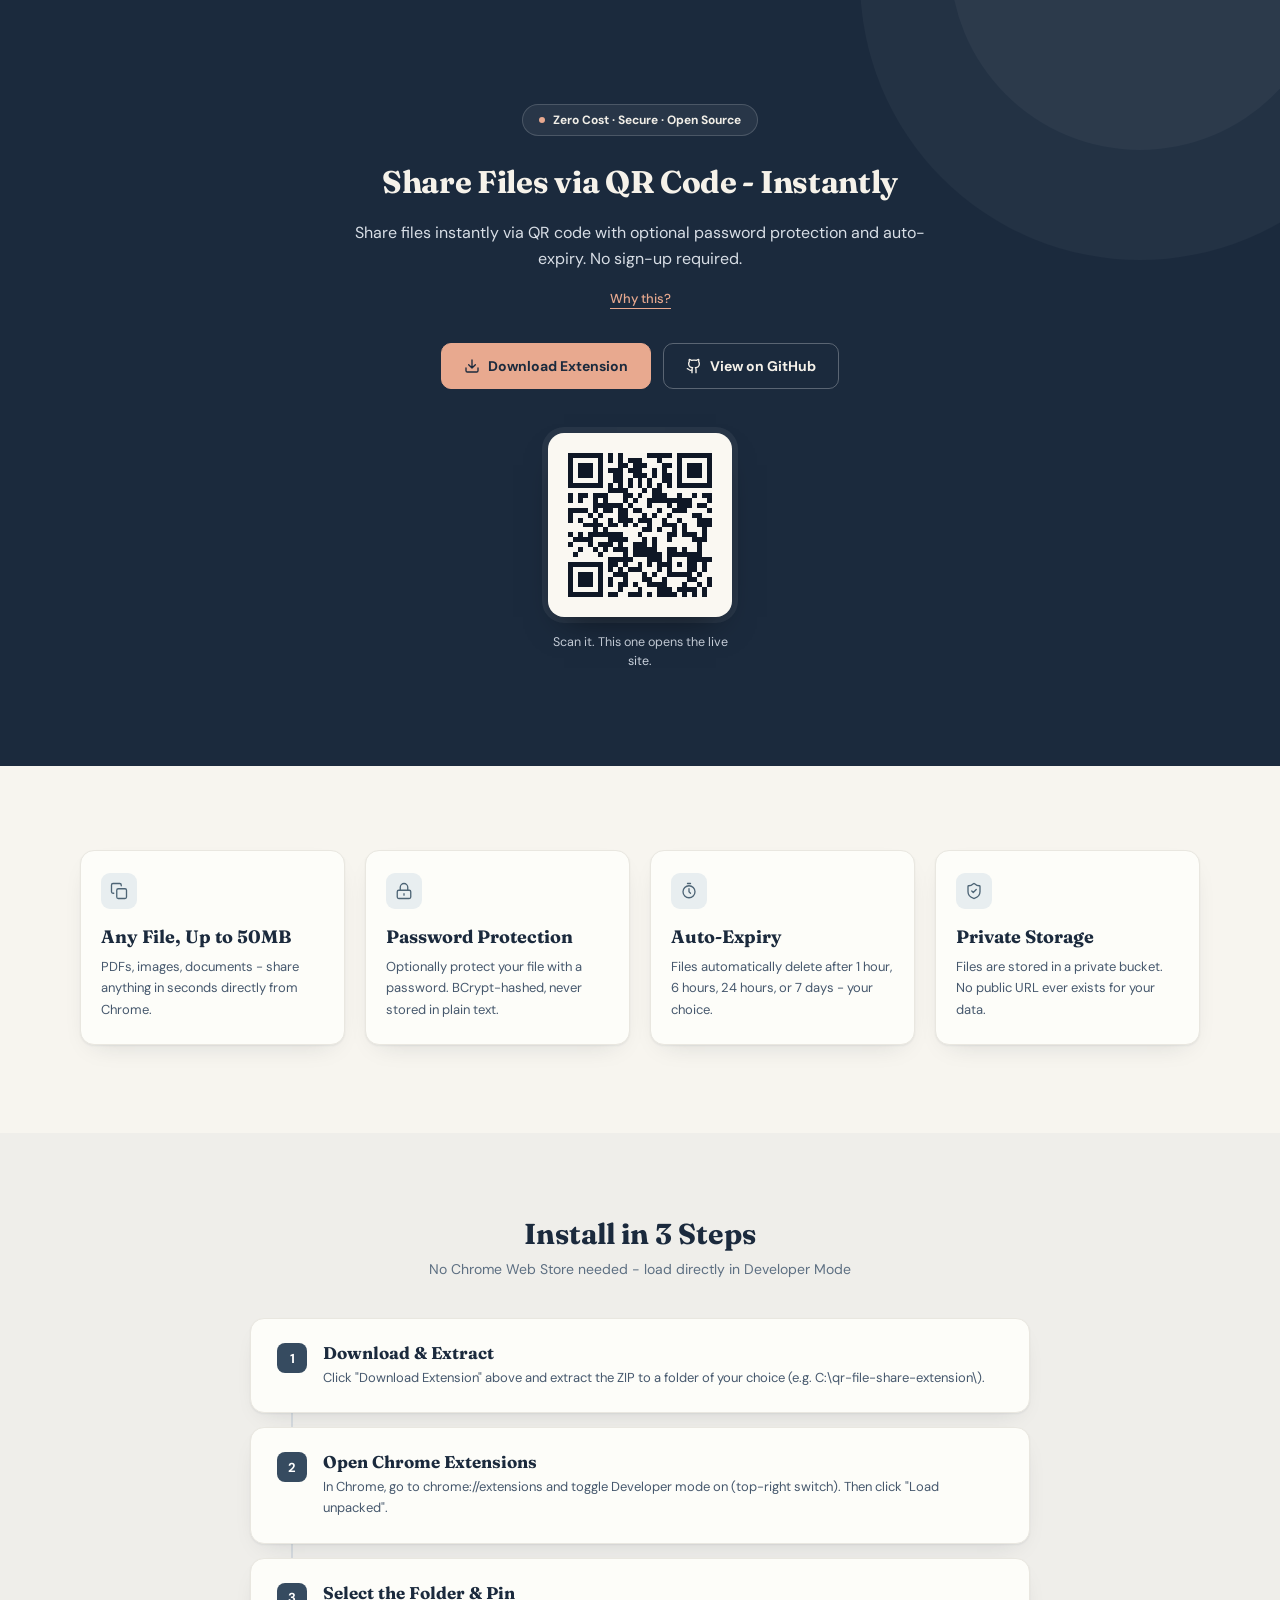
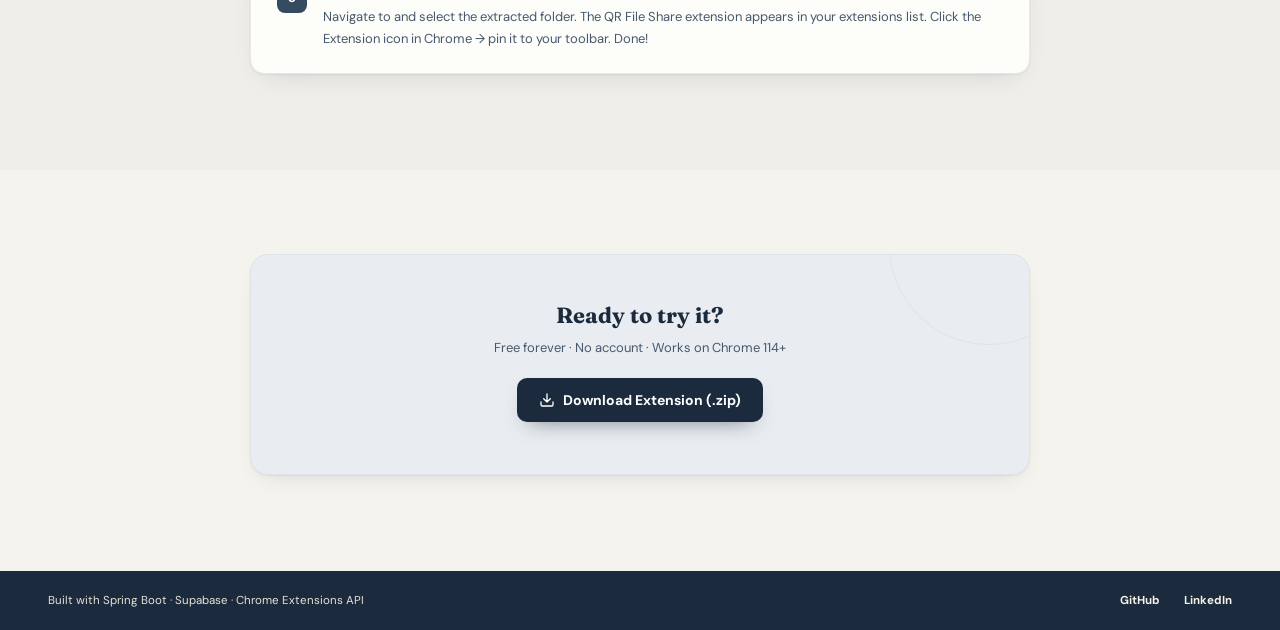
<file: src/main/resources/templates/index.html>
<!DOCTYPE html>
<html lang="en" xmlns:th="http://www.thymeleaf.org">
<head>
  <meta charset="UTF-8" />
  <meta name="viewport" content="width=device-width, initial-scale=1.0"/>
  <title>QR File Share - Secure File Sharing via QR Code</title>
  <meta name="description" content="Share files instantly via QR code with password protection and auto-expiry. Free, secure, zero-hassle." />
  <link rel="preconnect" href="https://fonts.googleapis.com">
  <link rel="preconnect" href="https://fonts.gstatic.com" crossorigin>
  <link href="https://fonts.googleapis.com/css2?family=DM+Sans:wght@400;500;700&family=Fraunces:opsz,wght@9..144,500..700&display=swap" rel="stylesheet">
  <script>document.documentElement.classList.add('js');</script>
  <style>
    :root {
      color-scheme: light dark;
      --navy: #1b2a3d; --navy-edge: #243649; --footer-bg: #1b2a3d;
      --accent: #e8a98f; --accent-hover: #efb9a1; --on-accent: #1b2a3d;
      --bg-a: #f7f5ef; --bg-b: #efeeea; --bg-c: #f5f3ee;
      --card: #fdfdf9; --card-border: #e9e7e0; --ink: #1b2a3d; --text: #46586d; --muted: #5d6f82;
      --tile: #e8eef0; --tile-ink: #4d6475; --num: #364b60; --num-ink: #ffffff; --line: #d6dbdf;
      --banner: #e9edf1; --banner-border: #dde3e8; --banner-btn: #1b2a3d; --banner-btn-ink: #ffffff; --banner-btn-hover: #2a3d55;
      --shadow: 0 1px 2px rgba(20,32,52,0.06), 0 10px 26px -14px rgba(20,32,52,0.18);
      --font-head: 'Fraunces', Georgia, serif; --font-body: 'DM Sans', system-ui, sans-serif;
      --ease: cubic-bezier(0.16, 1, 0.3, 1); --r-card: 14px; --r-btn: 10px;
    }
    @media (prefers-color-scheme: dark) {
      :root {
        --navy: #0f1826; --navy-edge: #1a2639; --footer-bg: #0b121d;
        --bg-a: #121b2a; --bg-b: #0f1724; --bg-c: #121b2a;
        --card: #1a2436; --card-border: #29364c; --ink: #f2efe8; --text: #b9c4d2; --muted: #93a2b5;
        --tile: #263349; --tile-ink: #a9bccd; --num: #3b5170; --num-ink: #f2efe8; --line: #2d3b52;
        --banner: #18233a; --banner-border: #2a3750; --banner-btn: #e8a98f; --banner-btn-ink: #1b2a3d; --banner-btn-hover: #efb9a1;
        --shadow: 0 1px 2px rgba(0,0,0,0.4), 0 12px 28px -16px rgba(0,0,0,0.6);
      }
    }
    *, *::before, *::after { box-sizing: border-box; margin: 0; padding: 0; }
    html { scroll-behavior: smooth; }
    body { font-family: var(--font-body); background: var(--bg-a); color: var(--text); min-height: 100vh; overflow-x: clip; -webkit-font-smoothing: antialiased; }
    h1, h2, h3, h4 { font-family: var(--font-head); color: var(--ink); line-height: 1.15; }
    a { color: inherit; }
    :focus-visible { outline: 2px solid var(--accent); outline-offset: 3px; }

    /* ── Hero ── */
    .hero { position: relative; overflow: hidden; background: var(--navy); color: #f2efe8; text-align: center; padding: 104px 24px 96px; }
    .hero::before, .hero::after { content: ""; position: absolute; border-radius: 50%; pointer-events: none; }
    .hero::before { width: 560px; height: 560px; top: -300px; right: -140px; background: rgba(255,255,255,0.035); animation: breathe 9s ease-in-out infinite alternate; }
    .hero::after { width: 380px; height: 380px; top: -230px; right: -50px; background: rgba(255,255,255,0.04); animation: breathe 11s ease-in-out infinite alternate-reverse; }
    .hero > * { position: relative; z-index: 1; }

    .badge { display: inline-flex; align-items: center; gap: 8px; padding: 7px 16px; border: 1px solid rgba(255,255,255,0.16); background: rgba(255,255,255,0.06); border-radius: 999px; font-size: 12px; font-weight: 700; color: #f2efe8; margin-bottom: 28px; }
    .badge::before { content: ""; width: 6px; height: 6px; border-radius: 50%; background: var(--accent); }

    .hero h1 { color: #f6f2ea; font-size: clamp(26px, 1.2vw + 16px, 34px); font-weight: 700; letter-spacing: -0.01em; max-width: 780px; margin: 0 auto 20px; }
    .subtitle { font-size: 16px; line-height: 1.65; color: #d8dee6; max-width: 600px; margin: 0 auto 14px; }

    /* Why Tooltip */
    .why-tooltip { position: relative; display: inline-block; font-size: 13px; font-weight: 500; color: var(--accent); border-bottom: 1px solid var(--accent); padding-bottom: 1px; cursor: pointer; margin-bottom: 34px; }
    .tooltip-box { visibility: hidden; opacity: 0; position: absolute; z-index: 20; bottom: calc(100% + 12px); left: 50%; width: min(290px, calc(100vw - 48px)); translate: -50% 8px; padding: 14px 16px; background: var(--navy-edge); border: 1px solid rgba(232,169,143,0.4); border-radius: 12px; box-shadow: 0 14px 30px -12px rgba(0,0,0,0.6); font-size: 13px; font-weight: 400; line-height: 1.65; color: #e7e2d8; text-align: left; pointer-events: none; transition: opacity 0.2s, translate 0.25s var(--ease), visibility 0.2s; }
    .tooltip-box::after { content: ""; position: absolute; top: 100%; left: 50%; translate: -50% 0; border: 7px solid transparent; border-top-color: rgba(232,169,143,0.4); }
    .why-tooltip:hover .tooltip-box, .why-tooltip:focus .tooltip-box { visibility: visible; opacity: 1; translate: -50% 0; }
    .why-wrap { display: block; }

    .cta-group { display: flex; justify-content: center; gap: 12px; flex-wrap: wrap; }
    .btn-primary, .btn-secondary { display: inline-flex; align-items: center; justify-content: center; gap: 8px; padding: 13px 22px; font-size: 14px; font-weight: 700; border-radius: var(--r-btn); text-decoration: none; transition: background-color 0.2s, border-color 0.2s, transform 0.25s var(--ease), box-shadow 0.25s var(--ease); }
    .btn-primary { background: var(--accent); color: var(--on-accent); border: 1px solid var(--accent); }
    .btn-primary:hover { background: var(--accent-hover); transform: translateY(-2px); box-shadow: 0 12px 24px -12px rgba(232,169,143,0.7); }
    .btn-secondary { background: transparent; color: #f6f2ea; border: 1px solid rgba(255,255,255,0.28); }
    .btn-secondary:hover { border-color: rgba(255,255,255,0.6); background: rgba(255,255,255,0.06); transform: translateY(-2px); }
    .btn-primary:active, .btn-secondary:active { transform: translateY(0); }
    .icon { width: 16px; height: 16px; flex-shrink: 0; fill: none; stroke: currentColor; stroke-width: 2; stroke-linecap: round; stroke-linejoin: round; }

    /* QR scan card (hero) */
    .scan { width: 184px; margin: 44px auto 0; }
    .scan-tile { position: relative; overflow: hidden; border-radius: 16px; background: #faf8f2; box-shadow: 0 16px 34px -16px rgba(0,0,0,0.6), 0 0 0 6px rgba(255,255,255,0.06); }
    .qr { display: block; width: 100%; height: auto; padding: 10px; color: #0f1826; }
    .beam { position: absolute; inset: 0; background: rgba(232,169,143,0.22); border-bottom: 2px solid var(--accent); transform: translateY(-100%); pointer-events: none; animation: sweep 1.6s var(--ease) 1.2s 1 both; }
    .scan:hover .beam, .scan:focus-within .beam { animation-name: sweep-again; animation-delay: 0s; }
    .scan figcaption { margin-top: 16px; font-size: 12.5px; line-height: 1.5; color: #c9d1dc; }

    /* ── Features ── */
    .features-band { background: var(--bg-a); padding: 84px 24px 88px; }
    .features { display: grid; grid-template-columns: repeat(4, minmax(0, 1fr)); gap: 20px; max-width: 1120px; margin: 0 auto; }
    .feature-card { background: var(--card); border: 1px solid var(--card-border); border-radius: var(--r-card); padding: 22px 20px 24px; box-shadow: var(--shadow); transition: transform 0.35s var(--ease), box-shadow 0.35s var(--ease); }
    .feature-card:hover { transform: translateY(-6px); box-shadow: 0 1px 2px rgba(20,32,52,0.06), 0 22px 36px -16px rgba(20,32,52,0.28); }
    .feature-icon { display: grid; place-items: center; width: 36px; height: 36px; margin-bottom: 18px; border-radius: 9px; background: var(--tile); color: var(--tile-ink); }
    .feature-icon .icon { width: 18px; height: 18px; stroke-width: 1.75; }
    .feature-card h3 { font-size: 18px; font-weight: 700; margin-bottom: 8px; }
    .feature-card p { font-size: 13px; line-height: 1.65; color: var(--text); }

    /* ── Install Steps ── */
    .install-band { background: var(--bg-b); padding: 84px 24px 96px; }
    .install-section { max-width: 780px; margin: 0 auto; }
    .section-title { text-align: center; font-size: clamp(22px, 1vw + 16px, 30px); font-weight: 700; margin-bottom: 10px; }
    .section-sub { text-align: center; font-size: 14px; color: var(--muted); margin-bottom: 40px; }
    .steps { position: relative; display: flex; flex-direction: column; gap: 14px; }
    .steps::before { content: ""; position: absolute; left: 41px; top: 44px; bottom: 44px; width: 2px; background: var(--line); transform-origin: top; }
    .step { position: relative; display: flex; gap: 16px; align-items: flex-start; background: var(--card); border: 1px solid var(--card-border); border-radius: var(--r-card); padding: 24px 26px; box-shadow: var(--shadow); transition: transform 0.35s var(--ease); }
    .step:hover { transform: translateX(6px); }
    .step-num { position: relative; z-index: 1; display: grid; place-items: center; width: 30px; height: 30px; flex-shrink: 0; border-radius: 8px; background: var(--num); color: var(--num-ink); font-size: 13px; font-weight: 700; }
    .step-body h4 { font-size: 17px; font-weight: 700; margin-bottom: 4px; }
    .step-body p { font-size: 13px; line-height: 1.65; color: var(--text); }
    .step-body code { font: inherit; }

    /* ── Download Banner ── */
    .banner-band { background: var(--bg-c); padding: 84px 24px 96px; }
    .banner-box { position: relative; overflow: hidden; max-width: 780px; margin: 0 auto; padding: 48px 32px 52px; text-align: center; background: var(--banner); border: 1px solid var(--banner-border); border-radius: 18px; box-shadow: var(--shadow); }
    .banner-box::before { content: ""; position: absolute; width: 200px; height: 200px; top: -110px; right: -60px; border: 1px solid var(--banner-border); border-radius: 50%; }
    .banner-box > * { position: relative; }
    .banner-box h3 { font-size: 22px; font-weight: 700; margin-bottom: 10px; }
    .banner-box p { font-size: 13px; color: var(--text); margin-bottom: 22px; }
    .btn-dark { display: inline-flex; align-items: center; gap: 8px; padding: 13px 22px; font-size: 14px; font-weight: 700; border-radius: var(--r-btn); text-decoration: none; background: var(--banner-btn); color: var(--banner-btn-ink); box-shadow: 0 10px 22px -12px rgba(20,32,52,0.6); transition: background-color 0.2s, transform 0.25s var(--ease), box-shadow 0.25s var(--ease); }
    .btn-dark:hover { background: var(--banner-btn-hover); transform: translateY(-2px); }

    /* Footer */
    footer { display: flex; justify-content: space-between; align-items: center; gap: 12px 24px; flex-wrap: wrap; background: var(--footer-bg); color: #e7e2d8; font-size: 11.5px; padding: 22px 48px; }
    footer .links { display: flex; gap: 24px; }
    footer a { color: #f6f2ea; font-weight: 700; text-decoration: none; }
    footer a:hover { color: var(--accent); }

    /* Motion */
    @keyframes rise { from { opacity: 0; translate: 0 22px; } to { opacity: 1; translate: 0 0; } }
    @keyframes sweep { 0% { transform: translateY(-100%); opacity: 1; } 85% { transform: translateY(0); opacity: 1; } 100% { transform: translateY(0); opacity: 0; } }
    @keyframes sweep-again { 0% { transform: translateY(-100%); opacity: 1; } 85% { transform: translateY(0); opacity: 1; } 100% { transform: translateY(0); opacity: 0; } }
    @keyframes breathe { from { scale: 1; } to { scale: 1.06; } }
    .rise { animation: rise 0.8s var(--ease) both; animation-delay: calc(var(--i, 0) * 90ms); }
    .js .reveal { opacity: 0; translate: 0 26px; transition: opacity 0.8s var(--ease), translate 0.8s var(--ease); transition-delay: calc(var(--i, 0) * 100ms); }
    .js .reveal.in { opacity: 1; translate: 0 0; }
    .js .steps::before { scale: 1 0; transition: scale 1.3s var(--ease) 0.3s; }
    .js .steps.in::before { scale: 1 1; }

    @media (max-width: 47.9rem) { .features { grid-template-columns: repeat(2, minmax(0, 1fr)); } }
    @media (max-width: 40rem) {
      .hero { padding: 64px 20px 76px; }
      .features-band, .install-band, .banner-band { padding-inline: 16px; }
      .features { grid-template-columns: minmax(0, 1fr); }
      .hero h1 { font-size: 28px; }
      .cta-group { flex-direction: column; align-items: stretch; }
      .scan { margin-top: 36px; }
      .banner-box { padding: 36px 20px; }
      footer { padding: 22px 20px; flex-direction: column; align-items: flex-start; }
      .step { padding: 18px 16px; }
      .steps::before { left: 35px; }
    }
    @media (prefers-reduced-motion: reduce) {
      *, *::before, *::after { animation: none !important; transition-duration: 0.01ms !important; scroll-behavior: auto !important; }
      .js .reveal { opacity: 1; translate: none; }
      .beam { display: none; }
      .js .steps::before { scale: 1 1; }
    }
  </style>
</head>
<body>

<!-- Hero -->
<section class="hero">
  <div class="badge rise" style="--i:0">Zero Cost · Secure · Open Source</div>
  <h1 class="rise" style="--i:1">Share Files via QR Code - Instantly</h1>
  <p class="subtitle rise" style="--i:2">
    Share files instantly via QR code with optional password protection
    and auto-expiry. No sign-up required.
  </p>
  <div class="why-wrap rise" style="--i:3">
    <span class="why-tooltip" tabindex="0" aria-describedby="why-tip">
      Why this?
      <span class="tooltip-box" role="tooltip" id="why-tip">
        Sharing a file from your desktop to your phone was always a
        hassle - cables, WhatsApp to yourself, email. QR File Share
        removes that friction entirely. Upload once, scan, done.
      </span>
    </span>
  </div>

  <div class="cta-group rise" style="--i:4">
    <a href="/qr-file-share-extension.zip" class="btn-primary" download>
      <svg class="icon" viewBox="0 0 24 24" aria-hidden="true"><path d="M12 15V3M7 10l5 5 5-5M21 15v4a2 2 0 0 1-2 2H5a2 2 0 0 1-2-2v-4"/></svg>
      Download Extension
    </a>
    <a href="https://github.com/upadhyayanurag/qr-file-share" target="_blank" rel="noopener" class="btn-secondary">
      <svg class="icon" viewBox="0 0 24 24" aria-hidden="true"><path d="M15 22v-4a4.8 4.8 0 0 0-1-3.5c3 0 6-2 6-5.5.08-1.25-.27-2.48-1-3.5.28-1.15.28-2.35 0-3.5 0 0-1 0-3 1.5-2.64-.5-5.36-.5-8 0C6 2 5 2 5 2c-.3 1.15-.3 2.35 0 3.5A5.4 5.4 0 0 0 4 9c0 3.5 3 5.5 6 5.5-.39.49-.68 1.05-.85 1.65-.17.6-.22 1.23-.15 1.85v4"/><path d="M9 18c-4.51 2-5-2-7-2"/></svg>
      View on GitHub
    </a>
  </div>

  <figure class="scan rise" style="--i:5">
    <div class="scan-tile">
      <svg class="qr" viewBox="0 0 33 33" role="img" aria-label="QR code that opens the QR File Share site" shape-rendering="crispEdges"><path fill="currentColor" d="M2 2h7v1h-7zM10 2h1v1h-1zM12 2h1v1h-1zM18 2h5v1h-5zM24 2h7v1h-7zM2 3h1v1h-1zM8 3h1v1h-1zM10 3h1v1h-1zM12 3h1v1h-1zM14 3h3v1h-3zM20 3h1v1h-1zM24 3h1v1h-1zM30 3h1v1h-1zM2 4h1v1h-1zM4 4h3v1h-3zM8 4h1v1h-1zM12 4h2v1h-2zM15 4h3v1h-3zM21 4h2v1h-2zM24 4h1v1h-1zM26 4h3v1h-3zM30 4h1v1h-1zM2 5h1v1h-1zM4 5h3v1h-3zM8 5h1v1h-1zM10 5h3v1h-3zM14 5h3v1h-3zM19 5h1v1h-1zM21 5h1v1h-1zM24 5h1v1h-1zM26 5h3v1h-3zM30 5h1v1h-1zM2 6h1v1h-1zM4 6h3v1h-3zM8 6h1v1h-1zM11 6h2v1h-2zM15 6h3v1h-3zM19 6h1v1h-1zM21 6h2v1h-2zM24 6h1v1h-1zM26 6h3v1h-3zM30 6h1v1h-1zM2 7h1v1h-1zM8 7h1v1h-1zM11 7h2v1h-2zM14 7h1v1h-1zM16 7h1v1h-1zM18 7h1v1h-1zM21 7h2v1h-2zM24 7h1v1h-1zM30 7h1v1h-1zM2 8h7v1h-7zM10 8h1v1h-1zM12 8h1v1h-1zM14 8h1v1h-1zM16 8h1v1h-1zM18 8h1v1h-1zM20 8h1v1h-1zM22 8h1v1h-1zM24 8h7v1h-7zM10 9h4v1h-4zM17 9h1v1h-1zM19 9h2v1h-2zM2 10h1v1h-1zM4 10h2v1h-2zM7 10h3v1h-3zM13 10h2v1h-2zM16 10h1v1h-1zM19 10h3v1h-3zM24 10h1v1h-1zM27 10h1v1h-1zM29 10h2v1h-2zM2 11h1v1h-1zM4 11h1v1h-1zM7 11h1v1h-1zM9 11h1v1h-1zM13 11h1v1h-1zM15 11h1v1h-1zM18 11h9v1h-9zM30 11h1v1h-1zM7 12h6v1h-6zM14 12h1v1h-1zM18 12h1v1h-1zM22 12h1v1h-1zM24 12h3v1h-3zM28 12h2v1h-2zM2 13h4v1h-4zM7 13h1v1h-1zM9 13h2v1h-2zM12 13h2v1h-2zM15 13h2v1h-2zM20 13h1v1h-1zM23 13h3v1h-3zM30 13h1v1h-1zM2 14h1v1h-1zM6 14h1v1h-1zM8 14h1v1h-1zM12 14h2v1h-2zM17 14h1v1h-1zM19 14h1v1h-1zM22 14h1v1h-1zM27 14h2v1h-2zM2 15h1v1h-1zM4 15h1v1h-1zM7 15h1v1h-1zM10 15h1v1h-1zM12 15h3v1h-3zM16 15h3v1h-3zM21 15h1v1h-1zM24 15h1v1h-1zM28 15h3v1h-3zM5 16h4v1h-4zM10 16h2v1h-2zM13 16h1v1h-1zM15 16h1v1h-1zM18 16h1v1h-1zM21 16h3v1h-3zM25 16h1v1h-1zM28 16h3v1h-3zM7 17h1v1h-1zM9 17h1v1h-1zM17 17h2v1h-2zM20 17h1v1h-1zM23 17h1v1h-1zM25 17h1v1h-1zM29 17h1v1h-1zM2 18h1v1h-1zM4 18h1v1h-1zM6 18h7v1h-7zM16 18h1v1h-1zM22 18h2v1h-2zM25 18h3v1h-3zM29 18h1v1h-1zM3 19h4v1h-4zM10 19h4v1h-4zM17 19h1v1h-1zM19 19h1v1h-1zM22 19h1v1h-1zM27 19h3v1h-3zM2 20h1v1h-1zM6 20h1v1h-1zM8 20h3v1h-3zM12 20h1v1h-1zM15 20h3v1h-3zM19 20h1v1h-1zM28 20h1v1h-1zM4 21h1v1h-1zM7 21h1v1h-1zM9 21h1v1h-1zM11 21h3v1h-3zM15 21h5v1h-5zM22 21h2v1h-2zM25 21h1v1h-1zM28 21h1v1h-1zM3 22h1v1h-1zM8 22h1v1h-1zM13 22h1v1h-1zM15 22h6v1h-6zM22 22h7v1h-7zM10 23h5v1h-5zM18 23h3v1h-3zM22 23h1v1h-1zM26 23h5v1h-5zM2 24h7v1h-7zM10 24h2v1h-2zM13 24h1v1h-1zM16 24h1v1h-1zM18 24h1v1h-1zM20 24h3v1h-3zM24 24h1v1h-1zM26 24h2v1h-2zM29 24h1v1h-1zM2 25h1v1h-1zM8 25h1v1h-1zM10 25h1v1h-1zM12 25h1v1h-1zM14 25h3v1h-3zM20 25h1v1h-1zM22 25h1v1h-1zM26 25h2v1h-2zM29 25h1v1h-1zM2 26h1v1h-1zM4 26h3v1h-3zM8 26h1v1h-1zM11 26h3v1h-3zM17 26h1v1h-1zM19 26h1v1h-1zM22 26h5v1h-5zM28 26h1v1h-1zM2 27h1v1h-1zM4 27h3v1h-3zM8 27h1v1h-1zM10 27h1v1h-1zM13 27h1v1h-1zM17 27h2v1h-2zM21 27h1v1h-1zM26 27h2v1h-2zM30 27h1v1h-1zM2 28h1v1h-1zM4 28h3v1h-3zM8 28h1v1h-1zM10 28h1v1h-1zM12 28h2v1h-2zM15 28h1v1h-1zM18 28h4v1h-4zM25 28h1v1h-1zM28 28h1v1h-1zM30 28h1v1h-1zM2 29h1v1h-1zM8 29h1v1h-1zM12 29h1v1h-1zM16 29h1v1h-1zM20 29h3v1h-3zM24 29h4v1h-4zM29 29h1v1h-1zM2 30h7v1h-7zM10 30h2v1h-2zM14 30h3v1h-3zM18 30h1v1h-1zM20 30h4v1h-4zM25 30h1v1h-1zM27 30h1v1h-1zM29 30h1v1h-1z"/></svg>
      <div class="beam" aria-hidden="true"></div>
    </div>
    <figcaption>Scan it. This one opens the live site.</figcaption>
  </figure>
</section>

<!-- Features -->
<div class="features-band">
  <div class="features">
    <div class="feature-card reveal" style="--i:0">
      <div class="feature-icon"><svg class="icon" viewBox="0 0 24 24" aria-hidden="true"><rect x="9" y="9" width="13" height="13" rx="2"/><path d="M5 15H4a2 2 0 0 1-2-2V4a2 2 0 0 1 2-2h9a2 2 0 0 1 2 2v1"/></svg></div>
      <h3>Any File, Up to 50MB</h3>
      <p>PDFs, images, documents - share anything in seconds directly from Chrome.</p>
    </div>
    <div class="feature-card reveal" style="--i:1">
      <div class="feature-icon"><svg class="icon" viewBox="0 0 24 24" aria-hidden="true"><rect x="3" y="11" width="18" height="11" rx="2"/><path d="M7 11V7a5 5 0 0 1 10 0v4M12 15.500v2"/></svg></div>
      <h3>Password Protection</h3>
      <p>Optionally protect your file with a password. BCrypt-hashed, never stored in plain text.</p>
    </div>
    <div class="feature-card reveal" style="--i:2">
      <div class="feature-icon"><svg class="icon" viewBox="0 0 24 24" aria-hidden="true"><circle cx="12" cy="13" r="8"/><path d="M12 9v4l2 2M10 2h4"/></svg></div>
      <h3>Auto-Expiry</h3>
      <p>Files automatically delete after 1 hour, 6 hours, 24 hours, or 7 days - your choice.</p>
    </div>
    <div class="feature-card reveal" style="--i:3">
      <div class="feature-icon"><svg class="icon" viewBox="0 0 24 24" aria-hidden="true"><path d="M20 13c0 5-3.500 7.500-7.660 8.950a1 1 0 0 1-.67-.01C7.500 20.500 4 18 4 13V6a1 1 0 0 1 1-1c2 0 4.500-1.200 6.240-2.720a1.170 1.170 0 0 1 1.520 0C14.510 3.810 17 5 19 5a1 1 0 0 1 1 1z"/><path d="m9 12 2 2 4-4"/></svg></div>
      <h3>Private Storage</h3>
      <p>Files are stored in a private bucket. No public URL ever exists for your data.</p>
    </div>
  </div>
</div>

<!-- Install Steps -->
<div class="install-band">
  <section class="install-section">
    <h2 class="section-title reveal">Install in 3 Steps</h2>
    <p class="section-sub reveal" style="--i:1">No Chrome Web Store needed - load directly in Developer Mode</p>

    <div class="steps reveal">
      <div class="step">
        <div class="step-num">1</div>
        <div class="step-body">
          <h4>Download &amp; Extract</h4>
          <p>
            Click "Download Extension" above and extract the ZIP to a folder
            of your choice (e.g. <code>C:\qr-file-share-extension\</code>).
          </p>
        </div>
      </div>

      <div class="step">
        <div class="step-num">2</div>
        <div class="step-body">
          <h4>Open Chrome Extensions</h4>
          <p>
            In Chrome, go to <code>chrome://extensions</code> and toggle
            Developer mode on (top-right switch).
            Then click "Load unpacked".
          </p>
        </div>
      </div>

      <div class="step">
        <div class="step-num">3</div>
        <div class="step-body">
          <h4>Select the Folder &amp; Pin</h4>
          <p>
            Navigate to and select the extracted folder. The
            QR File Share extension appears in your extensions list.
            Click the Extension icon in Chrome → pin it to your toolbar. Done!
          </p>
        </div>
      </div>
    </div>
  </section>
</div>

<!-- Download Banner -->
<div class="banner-band">
  <div class="banner-box reveal">
    <h3>Ready to try it?</h3>
    <p>Free forever · No account · Works on Chrome 114+</p>
    <a href="/qr-file-share-extension.zip" class="btn-dark" download>
      <svg class="icon" viewBox="0 0 24 24" aria-hidden="true"><path d="M12 15V3M7 10l5 5 5-5M21 15v4a2 2 0 0 1-2 2H5a2 2 0 0 1-2-2v-4"/></svg>
      Download Extension (.zip)
    </a>
  </div>
</div>

<!-- Footer -->
<footer>
  <span>Built with Spring Boot · Supabase · Chrome Extensions API</span>
  <span class="links">
    <a href="https://github.com/upadhyayanurag/" target="_blank" rel="noopener">GitHub</a>
    <a href="https://linkedin.com/in/upadhyayanurag49" target="_blank" rel="noopener">LinkedIn</a>
  </span>
</footer>

<script>
  (function () {
    var els = document.querySelectorAll('.reveal');
    if (!('IntersectionObserver' in window)) { els.forEach(function (e) { e.classList.add('in'); }); return; }
    var io = new IntersectionObserver(function (entries) {
      entries.forEach(function (en) { if (en.isIntersecting) { en.target.classList.add('in'); io.unobserve(en.target); } });
    }, { threshold: 0.12, rootMargin: '0px 0px -6% 0px' });
    els.forEach(function (e) { io.observe(e); });
  })();
</script>
</body>
</html>
</file>
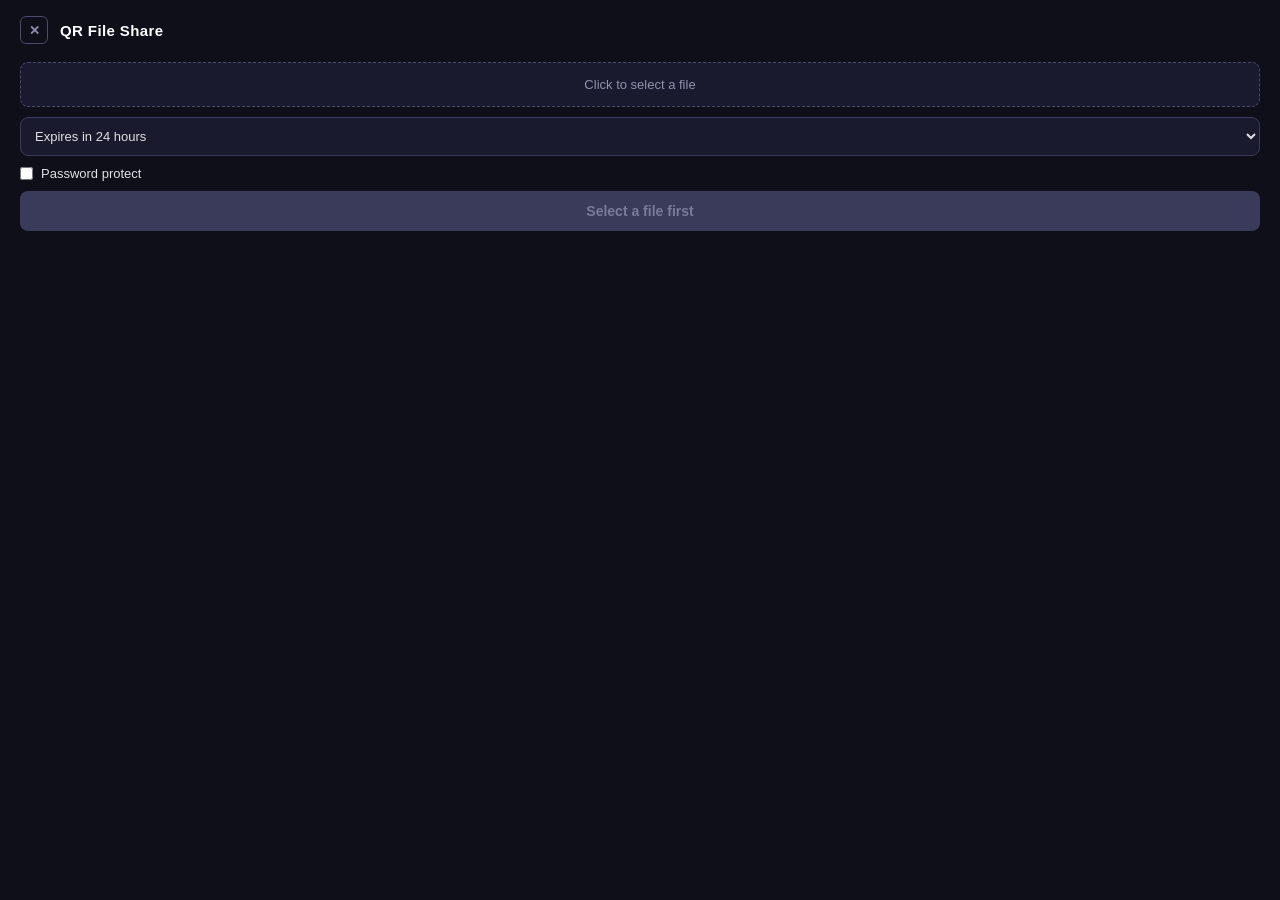
<file: chrome-extension/popup.html>
<!DOCTYPE html>
<html lang="en">
<head>
    <meta charset="UTF-8" />
    <title>QR File Share</title>
    <link rel="stylesheet" href="popup.css" />
</head>
<body>

<div class="container">

    <!-- Top Bar with Close Button -->
    <div class="top-bar">
        <button id="closeBtn" class="close-btn" title="Close panel">✕</button>
        <h1> QR File Share</h1>
    </div>

    <!-- Upload Section -->
    <div class="section" id="upload-section">

        <label class="file-label" id="fileLabel">
            <span id="file-name-display">Click to select a file</span>
            <input type="file" id="fileInput" hidden />
        </label>

        <select id="expirySelect">
            <option value="1">Expires in 1 hour</option>
            <option value="6">Expires in 6 hours</option>
            <option value="24" selected>Expires in 24 hours</option>
            <option value="168">Expires in 7 days</option>
        </select>

        <div class="password-row">
            <label>
                <input type="checkbox" id="passwordToggle" />
                Password protect
            </label>
        </div>
        <input type="password" id="passwordInput" placeholder="Enter password" class="hidden" />

        <button id="uploadBtn" disabled>Select a file first</button>
        <p id="errorMsg" class="error hidden"></p>
    </div>

    <!-- Loading Section -->
    <div id="loading-section" class="section hidden">
        <div class="spinner"></div>
        <p style="text-align:center; color:#9090b0; font-size:13px;">Uploading...</p>
    </div>

    <!-- Result Section -->
    <div id="result-section" class="section hidden">
        <p class="success"> File uploaded successfully!</p>
        <p class="success">Scan QR to download file</p>
        <div id="qrcode"></div>
        <p id="expiry-label" class="muted"></p>
        <input type="text" id="linkInput" readonly />
        <button id="copyBtn">Copy Link</button>
        <button id="resetBtn" class="secondary">Upload Another File</button>
    </div>

</div>

<script src="qrcode.min.js"></script>
<script src="popup.js"></script>
</body>
</html>
</file>
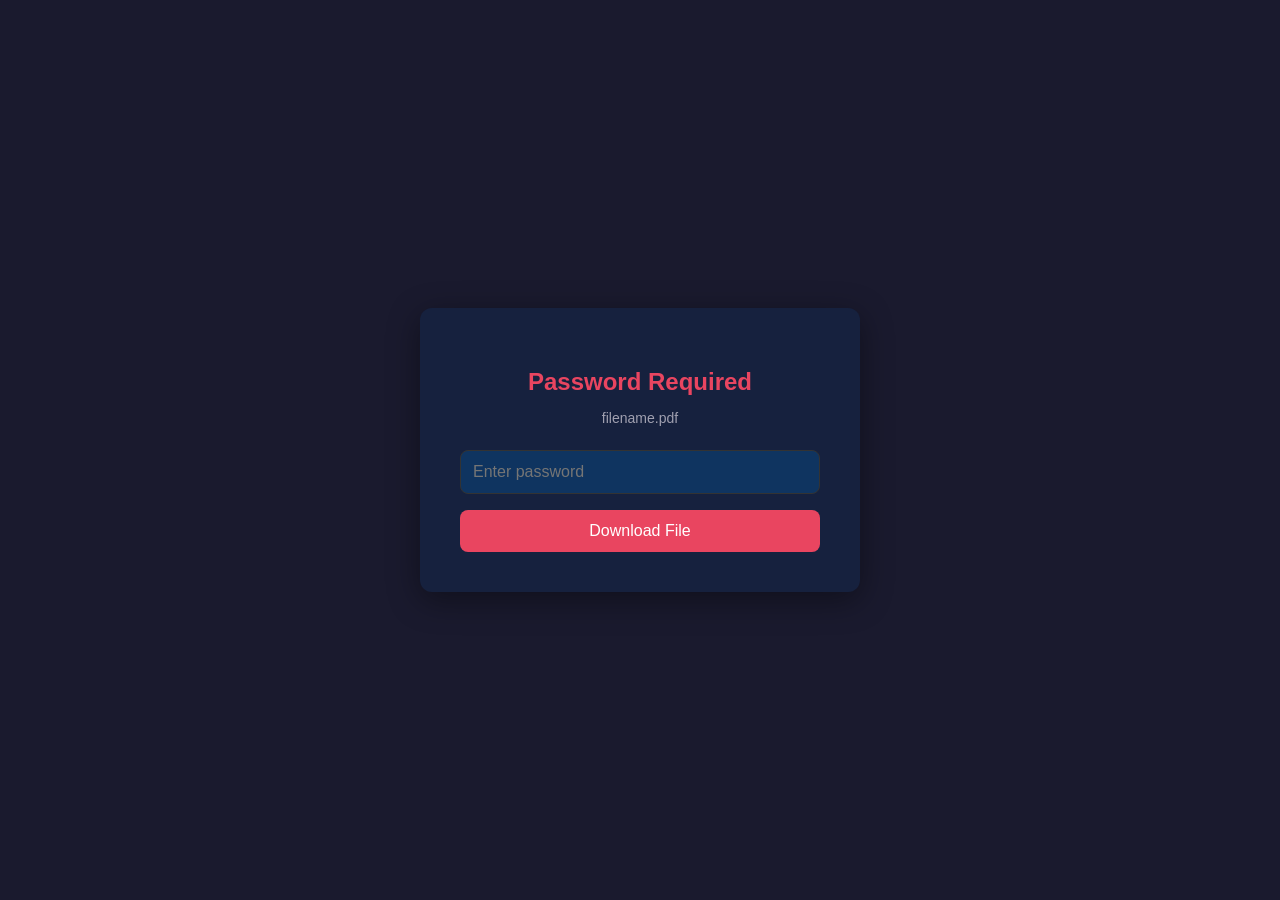
<file: src/main/resources/templates/download.html>
<!DOCTYPE html>
<html xmlns:th="http://www.thymeleaf.org">
<head>
    <meta charset="UTF-8">
    <title>Enter Password - QR File Share</title>
    <style>
        body { font-family:Arial,sans-serif; display:flex; justify-content:center;
            align-items:center; height:100vh; margin:0; background:#1a1a2e; color:#eee; }
        .card { background:#16213e; padding:40px; border-radius:12px; width:360px;
            text-align:center; box-shadow:0 8px 32px rgba(0,0,0,.4); }
        h2 { margin-bottom:8px; color:#e94560; }
        p.filename { color:#a0a0b0; font-size:14px; margin-bottom:24px; }
        input[type=password] { width:100%; padding:12px; border-radius:8px;
            border:1px solid #333; background:#0f3460; color:#fff;
            font-size:16px; box-sizing:border-box; margin-bottom:16px; }
        button { width:100%; padding:12px; background:#e94560; color:white;
            border:none; border-radius:8px; font-size:16px; cursor:pointer; }
        button:hover { background:#c73652; }
        #error { color:#ff6b6b; margin-top:12px; display:none; font-size:13px; }
    </style>
</head>
<body>
<div class="card">
    <h2> Password Required</h2>
    <p class="filename" th:text="${fileName}">filename.pdf</p>
    <input type="password" id="password" placeholder="Enter password" />
    <button onclick="verify()">Download File</button>
    <p id="error">Incorrect password. Please try again.</p>
</div>
<script th:inline="javascript">
    const fileId = /*[[${fileId}]]*/ '';

    async function verify() {
        const password = document.getElementById('password').value;
        if (!password) return;
        const res = await fetch('/api/verify', {
            method: 'POST',
            headers: { 'Content-Type': 'application/json' },
            body: JSON.stringify({ fileId, password })
        });
        const data = await res.json();
        if (res.ok && data.streamToken) {
            // Trigger the download
            window.location.href = `/download/${fileId}/stream?token=${data.streamToken}`;
            // Update UI to show success (browser stays on this page during download)
            setTimeout(() => {
                document.querySelector('.card').innerHTML = `
                <span style="font-size:56px; display:block; margin-bottom:16px;">✅</span>
                <h2 style="color:#6bffb8; margin-bottom:8px;">Download Started!</h2>
                <p style="color:#a0a0b0; font-size:14px;">Your file is downloading in the background.</p>
            `;
            }, 800);
        } else {
            document.getElementById('error').textContent = data.error || 'Incorrect password';
            document.getElementById('error').style.display = 'block';
        }
    }

    document.getElementById('password').addEventListener('keypress', (e) => {
        if (e.key === 'Enter') verify();
    });
</script>
</body>
</html>
</file>
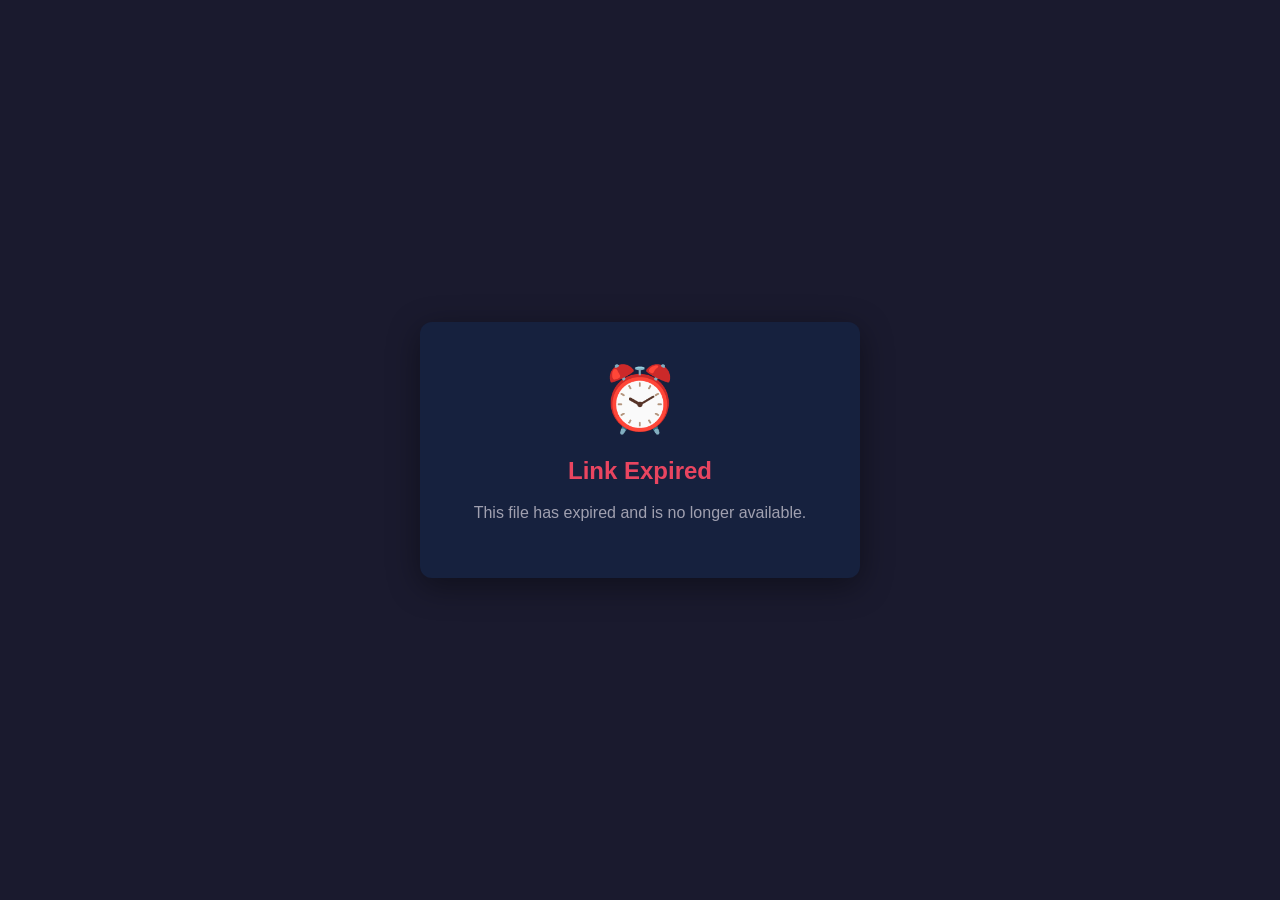
<file: src/main/resources/templates/expired.html>
<!DOCTYPE html>
<html xmlns:th="http://www.thymeleaf.org">
<head>
    <meta charset="UTF-8">
    <title>File Expired - QR File Share</title>
    <style>
        body { font-family: Arial, sans-serif; display: flex; justify-content: center;
            align-items: center; height: 100vh; margin: 0;
            background: #1a1a2e; color: #eee; }
        .card { background: #16213e; padding: 40px; border-radius: 12px;
            width: 360px; text-align: center; box-shadow: 0 8px 32px rgba(0,0,0,0.4); }
        h2 { color: #e94560; }
        p { color: #a0a0b0; }
        span.icon { font-size: 64px; display: block; margin-bottom: 16px; }
    </style>
</head>
<body>
<div class="card">
    <span class="icon">⏰</span>
    <h2>Link Expired</h2>
    <p th:text="${message}">This file has expired and is no longer available.</p>
</div>
</body>
</html>
</file>
<file: chrome-extension/popup.css>
* {
    box-sizing: border-box;
    margin: 0;
    padding: 0;
}

body {
    width: 100%;
    min-width: 360px;
    min-height: 200px;
    font-family: 'Segoe UI', Arial, sans-serif;
    background: #0f0f1a;
    color: #e0e0e0;
}

.container {
    padding: 16px 20px 20px;
}

/* Top Bar  */
.top-bar {
    display: flex;
    align-items: center;
    gap: 12px;
    margin-bottom: 18px;
}

h1 {
    font-size: 15px;
    font-weight: 700;
    color: #ffffff;
    letter-spacing: 0.4px;
    flex: 1;
}

.close-btn {
    width: 28px;
    height: 28px;
    padding: 0;
    background: transparent;
    border: 1px solid #4a4a6a;
    color: #9090b0;
    font-size: 13px;
    border-radius: 6px;
    cursor: pointer;
    display: flex;
    align-items: center;
    justify-content: center;
    flex-shrink: 0;
    transition: border-color 0.2s, color 0.2s;
}

.close-btn:hover {
    border-color: #ff6b6b;
    color: #ff6b6b;
    background: transparent;
}

/* Sections  */
.section {
    display: flex;
    flex-direction: column;
    gap: 10px;
}

/* File Label */
.file-label {
    display: block;
    padding: 14px;
    background: #1a1a2e;
    border: 1px dashed #4a4a6a;
    border-radius: 8px;
    text-align: center;
    cursor: pointer;
    font-size: 13px;
    color: #9090b0;
    transition: border-color 0.2s, color 0.2s;
    user-select: none;
}

.file-label:hover {
    border-color: #7c6cf8;
    color: #c0b8ff;
}

.file-label.has-file {
    border-color: #7c6cf8;
    color: #c0b8ff;
}

/* Expiry Dropdown  */
select {
    width: 100%;
    padding: 10px;
    background: #1a1a2e;
    border: 1px solid #3a3a5a;
    border-radius: 8px;
    color: #e0e0e0;
    font-size: 13px;
    cursor: pointer;
}

select:focus {
    outline: none;
    border-color: #7c6cf8;
}

/* Password */
.password-row label {
    display: flex;
    align-items: center;
    gap: 8px;
    font-size: 13px;
    cursor: pointer;
}

input[type="password"] {
    width: 100%;
    padding: 10px;
    background: #1a1a2e;
    border: 1px solid #3a3a5a;
    border-radius: 8px;
    color: #e0e0e0;
    font-size: 13px;
}

input[type="password"]:focus {
    outline: none;
    border-color: #7c6cf8;
}

/* Buttons  */
button {
    width: 100%;
    padding: 12px;
    background: #7c6cf8;
    color: white;
    border: none;
    border-radius: 8px;
    font-size: 14px;
    font-weight: 600;
    cursor: pointer;
    transition: background 0.2s;
}

button:hover:not(:disabled) {
    background: #6a5ae0;
}

button:disabled {
    background: #3a3a5a;
    color: #7a7a9a;
    cursor: default;
}

button.secondary {
    background: transparent;
    border: 1px solid #4a4a6a;
    color: #9090b0;
}

button.secondary:hover {
    border-color: #7c6cf8;
    color: #c0b8ff;
    background: transparent;
}

/* Messages */
.error {
    color: #ff6b6b;
    font-size: 12px;
    text-align: center;
}

.success {
    color: #6bffb8;
    font-size: 13px;
    text-align: center;
    font-weight: 600;
}

.muted {
    color: #7a7a9a;
    font-size: 11px;
    text-align: center;
}

/* QR Code */
#qrcode {
    display: flex;
    justify-content: center;
    padding: 12px 0;
}

#qrcode canvas, #qrcode img {
    border-radius: 8px;
    border: 4px solid #1a1a2e;
}

/* Link Input  */
input[type="text"] {
    width: 100%;
    padding: 8px 10px;
    background: #1a1a2e;
    border: 1px solid #3a3a5a;
    border-radius: 8px;
    color: #9090b0;
    font-size: 11px;
}

/* Spinner  */
.spinner {
    width: 36px;
    height: 36px;
    border: 3px solid #3a3a5a;
    border-top-color: #7c6cf8;
    border-radius: 50%;
    animation: spin 0.8s linear infinite;
    margin: 16px auto 8px;
}

@keyframes spin {
    to {
        transform: rotate(360deg);
    }
}

/* Utility */
.hidden {
    display: none !important;
}
</file>
